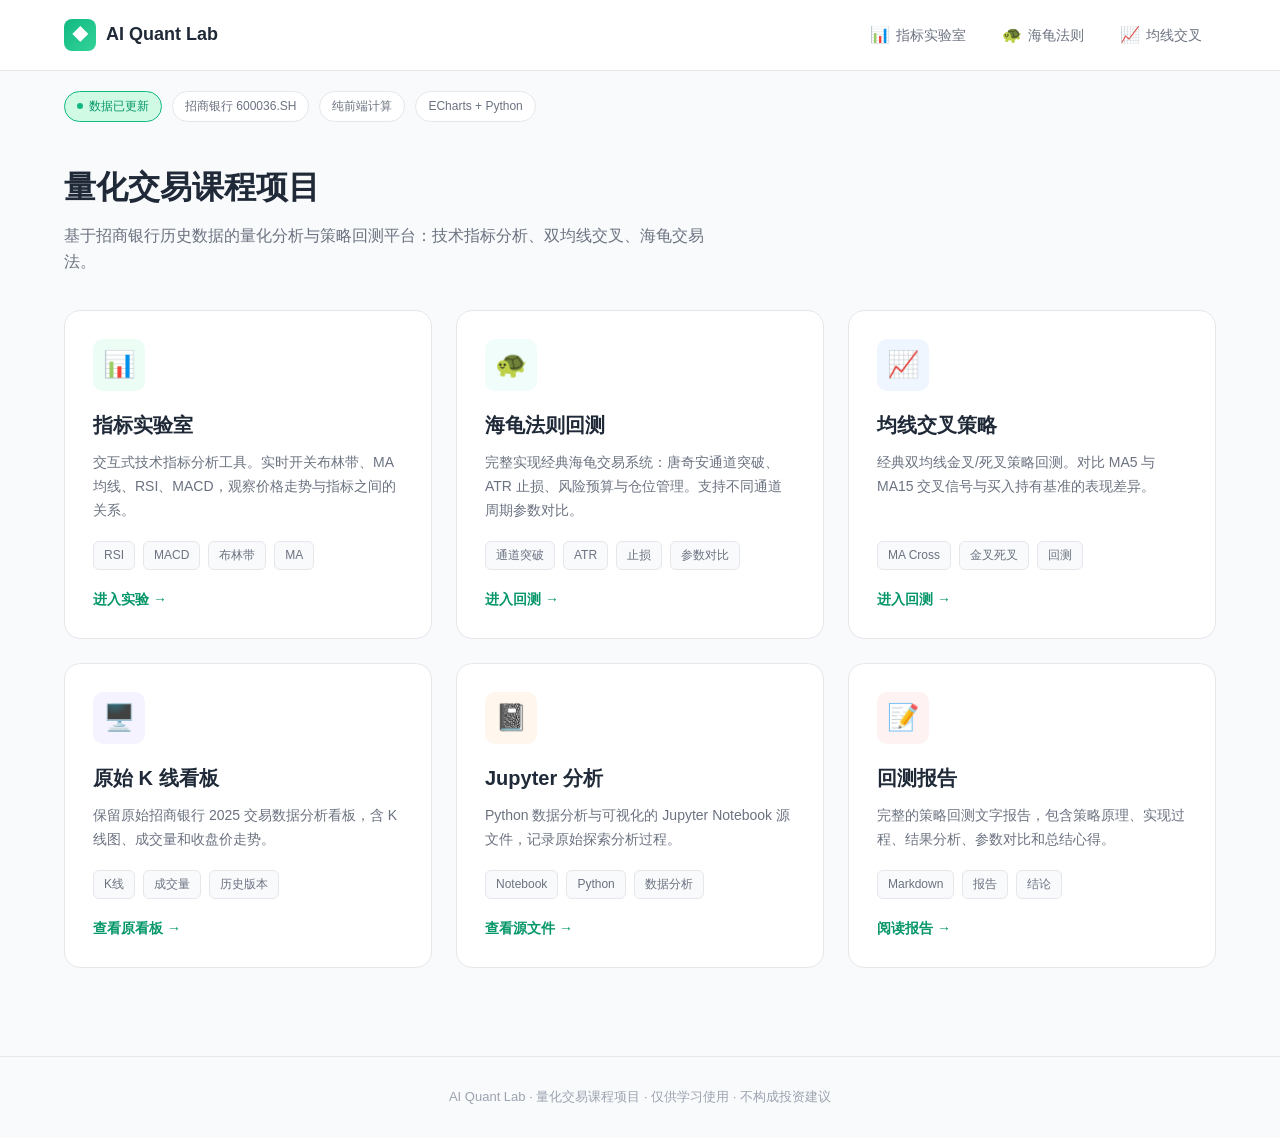
<file: index.html>
<!DOCTYPE html>
<html lang="zh-CN">
<head>
  <meta charset="UTF-8">
  <meta name="viewport" content="width=device-width, initial-scale=1.0">
  <title>AI Quant Lab · 量化交易课程项目主页</title>
  <link rel="stylesheet" href="assets/css/style.css">
</head>
<body>
  <header class="site-header">
    <div class="header-inner">
      <a href="index.html" class="logo">
        <div class="logo-icon">◆</div>
        <span>AI Quant Lab</span>
      </a>
      <nav class="main-nav">
        <a href="tasks/task2-indicators.html"><span class="icon">📊</span>指标实验室</a>
        <a href="tasks/task4-turtle.html"><span class="icon">🐢</span>海龟法则</a>
        <a href="tasks/task3-ma-cross.html"><span class="icon">📈</span>均线交叉</a>
      </nav>
    </div>
  </header>

  <section class="status-bar">
    <span class="badge status-live"><span class="dot"></span>数据已更新</span>
    <span class="badge">招商银行 600036.SH</span>
    <span class="badge">纯前端计算</span>
    <span class="badge">ECharts + Python</span>
  </section>

  <section class="hero">
    <h1>量化交易课程项目</h1>
    <p>基于招商银行历史数据的量化分析与策略回测平台：技术指标分析、双均线交叉、海龟交易法。</p>
  </section>

  <section class="cards-grid">
    <a href="tasks/task2-indicators.html" class="card">
      <div class="card-icon green">📊</div>
      <h3>指标实验室</h3>
      <p>交互式技术指标分析工具。实时开关布林带、MA 均线、RSI、MACD，观察价格走势与指标之间的关系。</p>
      <div class="card-tags">
        <span>RSI</span>
        <span>MACD</span>
        <span>布林带</span>
        <span>MA</span>
      </div>
      <div class="card-action">进入实验 →</div>
    </a>

    <a href="tasks/task4-turtle.html" class="card">
      <div class="card-icon teal">🐢</div>
      <h3>海龟法则回测</h3>
      <p>完整实现经典海龟交易系统：唐奇安通道突破、ATR 止损、风险预算与仓位管理。支持不同通道周期参数对比。</p>
      <div class="card-tags">
        <span>通道突破</span>
        <span>ATR</span>
        <span>止损</span>
        <span>参数对比</span>
      </div>
      <div class="card-action">进入回测 →</div>
    </a>

    <a href="tasks/task3-ma-cross.html" class="card">
      <div class="card-icon blue">📈</div>
      <h3>均线交叉策略</h3>
      <p>经典双均线金叉/死叉策略回测。对比 MA5 与 MA15 交叉信号与买入持有基准的表现差异。</p>
      <div class="card-tags">
        <span>MA Cross</span>
        <span>金叉死叉</span>
        <span>回测</span>
      </div>
      <div class="card-action">进入回测 →</div>
    </a>

    <a href="cmb_dashboard.html" class="card">
      <div class="card-icon purple">🖥️</div>
      <h3>原始 K 线看板</h3>
      <p>保留原始招商银行 2025 交易数据分析看板，含 K 线图、成交量和收盘价走势。</p>
      <div class="card-tags">
        <span>K线</span>
        <span>成交量</span>
        <span>历史版本</span>
      </div>
      <div class="card-action">查看原看板 →</div>
    </a>

    <a href="cmb_analysis.ipynb" class="card">
      <div class="card-icon orange">📓</div>
      <h3>Jupyter 分析</h3>
      <p>Python 数据分析与可视化的 Jupyter Notebook 源文件，记录原始探索分析过程。</p>
      <div class="card-tags">
        <span>Notebook</span>
        <span>Python</span>
        <span>数据分析</span>
      </div>
      <div class="card-action">查看源文件 →</div>
    </a>

    <a href="reports/task4_turtle_report.md" class="card">
      <div class="card-icon red">📝</div>
      <h3>回测报告</h3>
      <p>完整的策略回测文字报告，包含策略原理、实现过程、结果分析、参数对比和总结心得。</p>
      <div class="card-tags">
        <span>Markdown</span>
        <span>报告</span>
        <span>结论</span>
      </div>
      <div class="card-action">阅读报告 →</div>
    </a>
  </section>

  <footer class="site-footer">
    <p>AI Quant Lab · 量化交易课程项目 · 仅供学习使用 · 不构成投资建议</p>
  </footer>
</body>
</html>
</file>
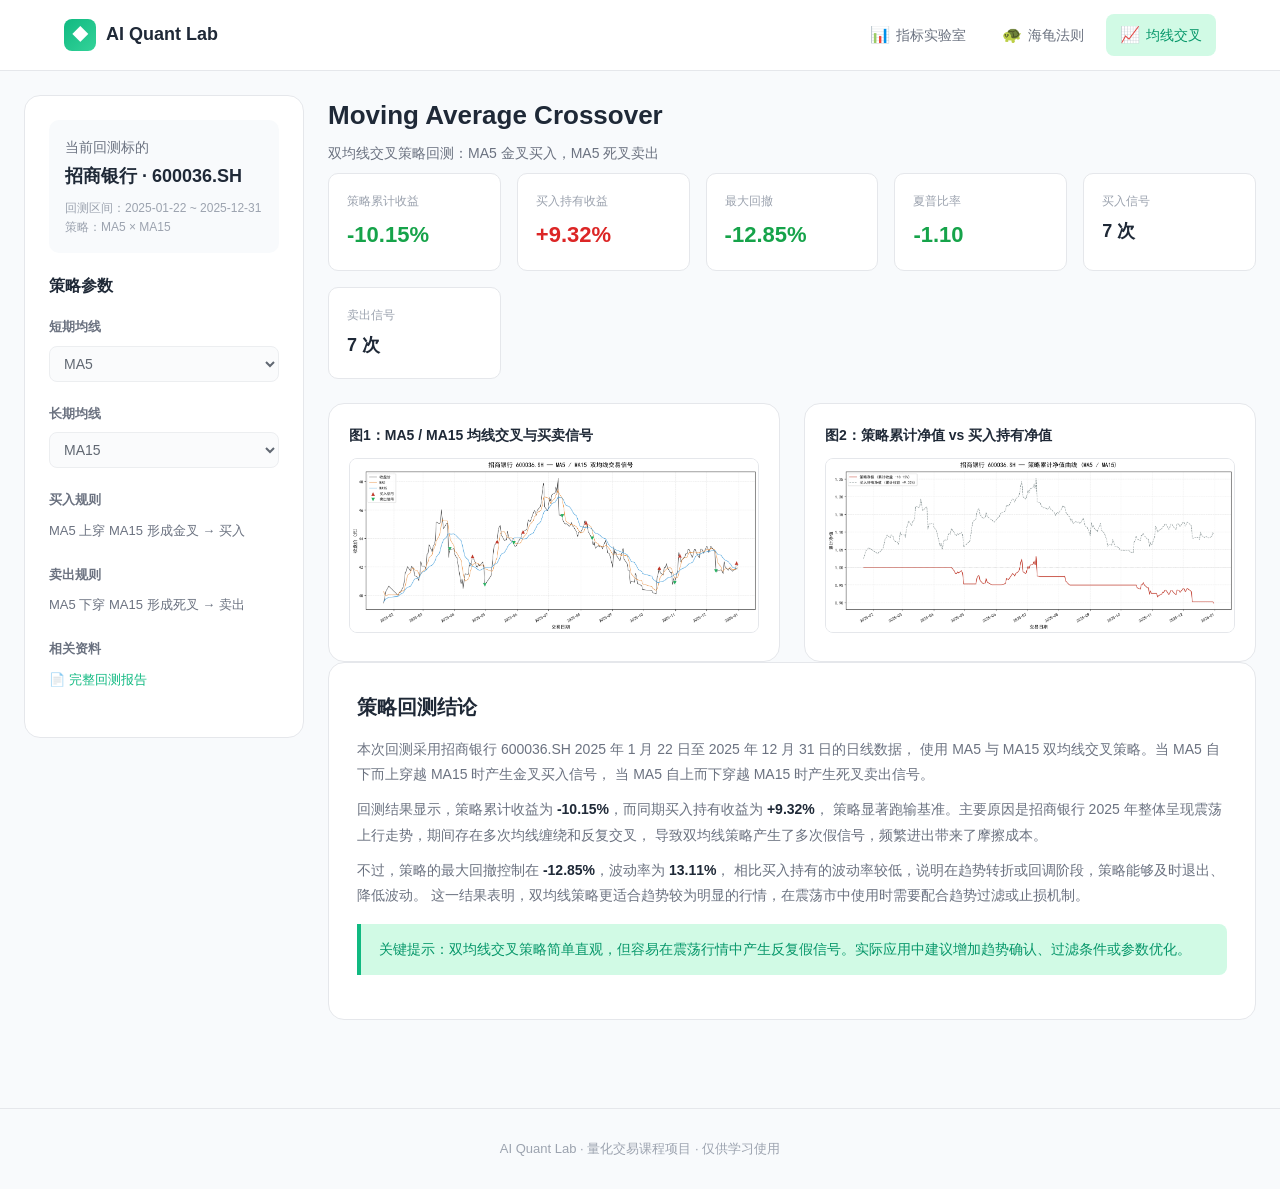
<file: tasks/task3-ma-cross.html>
<!DOCTYPE html>
<html lang="zh-CN">
<head>
  <meta charset="UTF-8">
  <meta name="viewport" content="width=device-width, initial-scale=1.0">
  <title>均线交叉策略 | AI Quant Lab</title>
  <link rel="stylesheet" href="../assets/css/style.css">
</head>
<body class="task-page">
  <header class="site-header">
    <div class="header-inner">
      <a href="../index.html" class="logo">
        <div class="logo-icon">◆</div>
        <span>AI Quant Lab</span>
      </a>
      <nav class="main-nav">
        <a href="task2-indicators.html"><span class="icon">📊</span>指标实验室</a>
        <a href="task4-turtle.html"><span class="icon">🐢</span>海龟法则</a>
        <a href="task3-ma-cross.html" class="active"><span class="icon">📈</span>均线交叉</a>
      </nav>
    </div>
  </header>

  <div class="task-container">
    <aside class="sidebar">
      <div class="stock-info">
        <div class="name">当前回测标的</div>
        <div class="code">招商银行 · 600036.SH</div>
        <div class="meta">回测区间：2025-01-22 ~ 2025-12-31<br>策略：MA5 × MA15</div>
      </div>

      <h2>策略参数</h2>

      <div class="control-group">
        <label>短期均线</label>
        <select disabled>
          <option>MA5</option>
        </select>
      </div>

      <div class="control-group">
        <label>长期均线</label>
        <select disabled>
          <option>MA15</option>
        </select>
      </div>

      <div class="control-group">
        <label>买入规则</label>
        <div style="font-size:13px;color:#6b7280;line-height:1.8;">
          MA5 上穿 MA15 形成金叉 → 买入
        </div>
      </div>

      <div class="control-group">
        <label>卖出规则</label>
        <div style="font-size:13px;color:#6b7280;line-height:1.8;">
          MA5 下穿 MA15 形成死叉 → 卖出
        </div>
      </div>

      <div class="control-group">
        <label>相关资料</label>
        <div style="font-size:13px;line-height:1.8;">
          <a href="../reports/task3_ma_backtest_report.md" style="color:#10b981;">📄 完整回测报告</a>
        </div>
      </div>
    </aside>

    <main class="main-content">
      <div class="page-title">
        <h1>Moving Average Crossover</h1>
        <p class="subtitle">双均线交叉策略回测：MA5 金叉买入，MA5 死叉卖出</p>
      </div>

      <div class="metrics-row">
        <div class="metric-card">
          <div class="label">策略累计收益</div>
          <div class="value down">-10.15%</div>
        </div>
        <div class="metric-card">
          <div class="label">买入持有收益</div>
          <div class="value up">+9.32%</div>
        </div>
        <div class="metric-card">
          <div class="label">最大回撤</div>
          <div class="value down">-12.85%</div>
        </div>
        <div class="metric-card">
          <div class="label">夏普比率</div>
          <div class="value down">-1.10</div>
        </div>
        <div class="metric-card">
          <div class="label">买入信号</div>
          <div class="value neutral small">7 次</div>
        </div>
        <div class="metric-card">
          <div class="label">卖出信号</div>
          <div class="value neutral small">7 次</div>
        </div>
      </div>

      <div class="image-grid">
        <div class="image-card">
          <div class="caption">图1：MA5 / MA15 均线交叉与买卖信号</div>
          <img src="../assets/img/fig1_ma_signals.png" alt="MA5 MA15 交叉信号">
        </div>
        <div class="image-card">
          <div class="caption">图2：策略累计净值 vs 买入持有净值</div>
          <img src="../assets/img/fig2_strategy_value.png" alt="策略净值对比">
        </div>
      </div>

      <div class="report-section">
        <h2>策略回测结论</h2>
        <p>
          本次回测采用招商银行 600036.SH 2025 年 1 月 22 日至 2025 年 12 月 31 日的日线数据，
          使用 MA5 与 MA15 双均线交叉策略。当 MA5 自下而上穿越 MA15 时产生金叉买入信号，
          当 MA5 自上而下穿越 MA15 时产生死叉卖出信号。
        </p>
        <p>
          回测结果显示，策略累计收益为 <strong>-10.15%</strong>，而同期买入持有收益为 <strong>+9.32%</strong>，
          策略显著跑输基准。主要原因是招商银行 2025 年整体呈现震荡上行走势，期间存在多次均线缠绕和反复交叉，
          导致双均线策略产生了多次假信号，频繁进出带来了摩擦成本。
        </p>
        <p>
          不过，策略的最大回撤控制在 <strong>-12.85%</strong>，波动率为 <strong>13.11%</strong>，
          相比买入持有的波动率较低，说明在趋势转折或回调阶段，策略能够及时退出、降低波动。
          这一结果表明，双均线策略更适合趋势较为明显的行情，在震荡市中使用时需要配合趋势过滤或止损机制。
        </p>
        <div class="highlight-box">
          关键提示：双均线交叉策略简单直观，但容易在震荡行情中产生反复假信号。实际应用中建议增加趋势确认、过滤条件或参数优化。
        </div>
      </div>
    </main>
  </div>

  <footer class="site-footer">
    <p>AI Quant Lab · 量化交易课程项目 · 仅供学习使用</p>
  </footer>

  <script src="../assets/js/task3-ma-cross.js"></script>
</body>
</html>
</file>
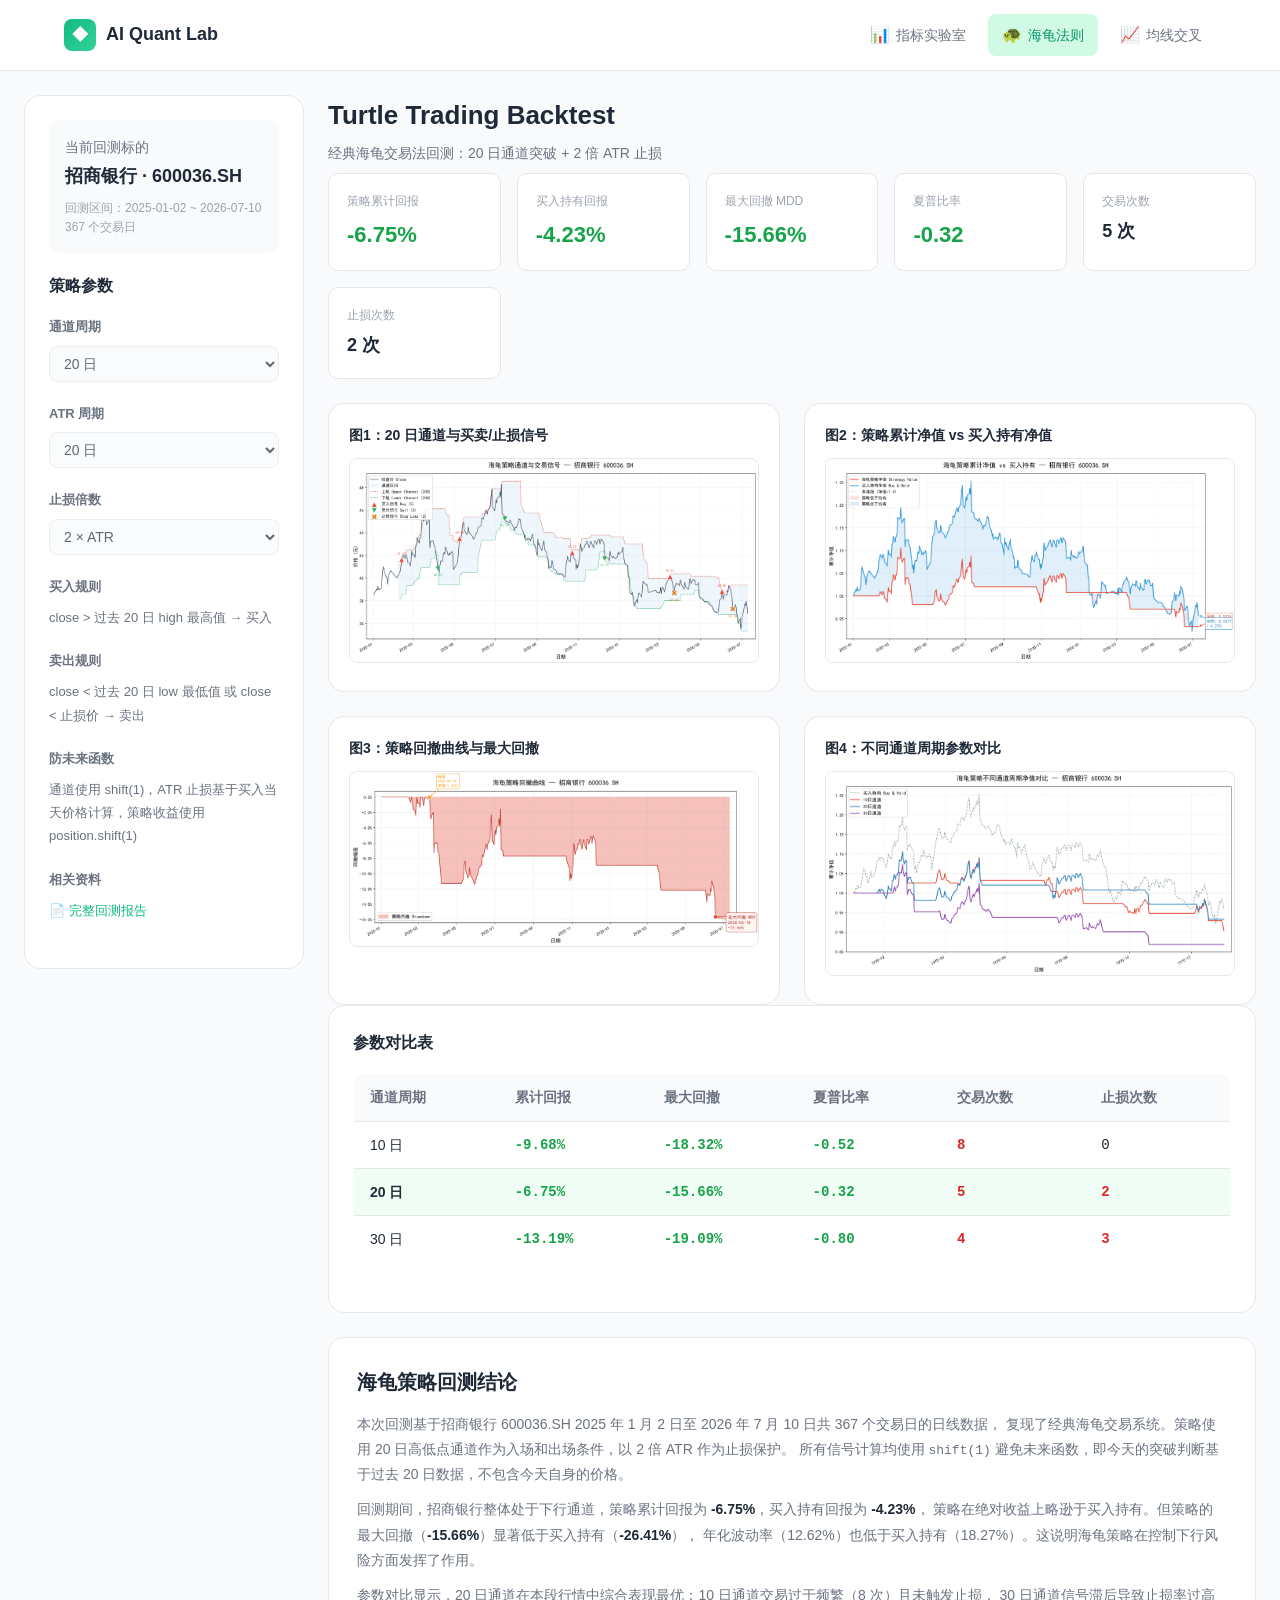
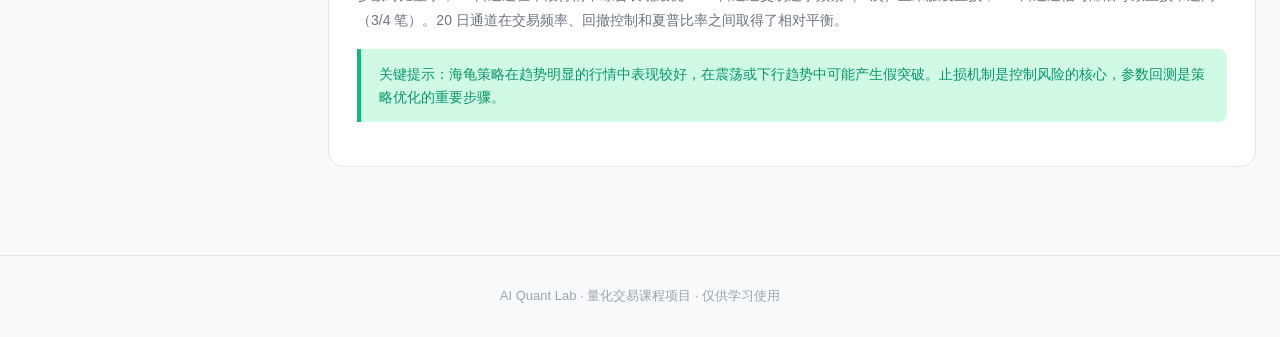
<file: tasks/task4-turtle.html>
<!DOCTYPE html>
<html lang="zh-CN">
<head>
  <meta charset="UTF-8">
  <meta name="viewport" content="width=device-width, initial-scale=1.0">
  <title>海龟法则回测 | AI Quant Lab</title>
  <link rel="stylesheet" href="../assets/css/style.css">
</head>
<body class="task-page">
  <header class="site-header">
    <div class="header-inner">
      <a href="../index.html" class="logo">
        <div class="logo-icon">◆</div>
        <span>AI Quant Lab</span>
      </a>
      <nav class="main-nav">
        <a href="task2-indicators.html"><span class="icon">📊</span>指标实验室</a>
        <a href="task4-turtle.html" class="active"><span class="icon">🐢</span>海龟法则</a>
        <a href="task3-ma-cross.html"><span class="icon">📈</span>均线交叉</a>
      </nav>
    </div>
  </header>

  <div class="task-container">
    <aside class="sidebar">
      <div class="stock-info">
        <div class="name">当前回测标的</div>
        <div class="code">招商银行 · 600036.SH</div>
        <div class="meta">回测区间：2025-01-02 ~ 2026-07-10<br>367 个交易日</div>
      </div>

      <h2>策略参数</h2>

      <div class="control-group">
        <label>通道周期</label>
        <select disabled>
          <option>20 日</option>
        </select>
      </div>

      <div class="control-group">
        <label>ATR 周期</label>
        <select disabled>
          <option>20 日</option>
        </select>
      </div>

      <div class="control-group">
        <label>止损倍数</label>
        <select disabled>
          <option>2 × ATR</option>
        </select>
      </div>

      <div class="control-group">
        <label>买入规则</label>
        <div style="font-size:13px;color:#6b7280;line-height:1.8;">
          close > 过去 20 日 high 最高值 → 买入
        </div>
      </div>

      <div class="control-group">
        <label>卖出规则</label>
        <div style="font-size:13px;color:#6b7280;line-height:1.8;">
          close < 过去 20 日 low 最低值 或 close < 止损价 → 卖出
        </div>
      </div>

      <div class="control-group">
        <label>防未来函数</label>
        <div style="font-size:13px;color:#6b7280;line-height:1.8;">
          通道使用 shift(1)，ATR 止损基于买入当天价格计算，策略收益使用 position.shift(1)
        </div>
      </div>

      <div class="control-group">
        <label>相关资料</label>
        <div style="font-size:13px;line-height:1.8;">
          <a href="../reports/task4_turtle_report.md" style="color:#10b981;">📄 完整回测报告</a>
        </div>
      </div>
    </aside>

    <main class="main-content">
      <div class="page-title">
        <h1>Turtle Trading Backtest</h1>
        <p class="subtitle">经典海龟交易法回测：20 日通道突破 + 2 倍 ATR 止损</p>
      </div>

      <div class="metrics-row">
        <div class="metric-card">
          <div class="label">策略累计回报</div>
          <div class="value down">-6.75%</div>
        </div>
        <div class="metric-card">
          <div class="label">买入持有回报</div>
          <div class="value down">-4.23%</div>
        </div>
        <div class="metric-card">
          <div class="label">最大回撤 MDD</div>
          <div class="value down">-15.66%</div>
        </div>
        <div class="metric-card">
          <div class="label">夏普比率</div>
          <div class="value down">-0.32</div>
        </div>
        <div class="metric-card">
          <div class="label">交易次数</div>
          <div class="value neutral small">5 次</div>
        </div>
        <div class="metric-card">
          <div class="label">止损次数</div>
          <div class="value neutral small">2 次</div>
        </div>
      </div>

      <div class="image-grid">
        <div class="image-card">
          <div class="caption">图1：20 日通道与买卖/止损信号</div>
          <img src="../assets/img/task4_fig1_turtle_signals.png" alt="海龟策略信号">
        </div>
        <div class="image-card">
          <div class="caption">图2：策略累计净值 vs 买入持有净值</div>
          <img src="../assets/img/task4_fig2_turtle_equity.png" alt="海龟策略净值">
        </div>
        <div class="image-card">
          <div class="caption">图3：策略回撤曲线与最大回撤</div>
          <img src="../assets/img/task4_fig3_turtle_drawdown.png" alt="海龟策略回撤">
        </div>
        <div class="image-card">
          <div class="caption">图4：不同通道周期参数对比</div>
          <img src="../assets/img/task4_fig4_turtle_parameter_comparison.png" alt="参数对比">
        </div>
      </div>

      <div class="chart-panel">
        <div class="panel-header">
          <div class="panel-title">参数对比表</div>
        </div>
        <table class="data-table param-table">
          <thead>
            <tr>
              <th>通道周期</th>
              <th>累计回报</th>
              <th>最大回撤</th>
              <th>夏普比率</th>
              <th>交易次数</th>
              <th>止损次数</th>
            </tr>
          </thead>
          <tbody>
            <tr>
              <td>10 日</td>
              <td class="num negative">-9.68%</td>
              <td class="num negative">-18.32%</td>
              <td class="num negative">-0.52</td>
              <td class="num">8</td>
              <td class="num">0</td>
            </tr>
            <tr style="background:#f0fdf4;">
              <td><strong>20 日</strong></td>
              <td class="num negative"><strong>-6.75%</strong></td>
              <td class="num negative"><strong>-15.66%</strong></td>
              <td class="num negative"><strong>-0.32</strong></td>
              <td class="num"><strong>5</strong></td>
              <td class="num"><strong>2</strong></td>
            </tr>
            <tr>
              <td>30 日</td>
              <td class="num negative">-13.19%</td>
              <td class="num negative">-19.09%</td>
              <td class="num negative">-0.80</td>
              <td class="num">4</td>
              <td class="num">3</td>
            </tr>
          </tbody>
        </table>
      </div>

      <div class="report-section">
        <h2>海龟策略回测结论</h2>
        <p>
          本次回测基于招商银行 600036.SH 2025 年 1 月 2 日至 2026 年 7 月 10 日共 367 个交易日的日线数据，
          复现了经典海龟交易系统。策略使用 20 日高低点通道作为入场和出场条件，以 2 倍 ATR 作为止损保护。
          所有信号计算均使用 <code>shift(1)</code> 避免未来函数，即今天的突破判断基于过去 20 日数据，不包含今天自身的价格。
        </p>
        <p>
          回测期间，招商银行整体处于下行通道，策略累计回报为 <strong>-6.75%</strong>，买入持有回报为 <strong>-4.23%</strong>，
          策略在绝对收益上略逊于买入持有。但策略的最大回撤（<strong>-15.66%</strong>）显著低于买入持有（<strong>-26.41%</strong>），
          年化波动率（12.62%）也低于买入持有（18.27%）。这说明海龟策略在控制下行风险方面发挥了作用。
        </p>
        <p>
          参数对比显示，20 日通道在本段行情中综合表现最优：10 日通道交易过于频繁（8 次）且未触发止损，
          30 日通道信号滞后导致止损率过高（3/4 笔）。20 日通道在交易频率、回撤控制和夏普比率之间取得了相对平衡。
        </p>
        <div class="highlight-box">
          关键提示：海龟策略在趋势明显的行情中表现较好，在震荡或下行趋势中可能产生假突破。止损机制是控制风险的核心，参数回测是策略优化的重要步骤。
        </div>
      </div>
    </main>
  </div>

  <footer class="site-footer">
    <p>AI Quant Lab · 量化交易课程项目 · 仅供学习使用</p>
  </footer>

  <script src="../assets/js/task4-turtle.js"></script>
</body>
</html>
</file>
<file: assets/css/style.css>
/* AI Quant Lab - Global Styles */
* {
  margin: 0;
  padding: 0;
  box-sizing: border-box;
}

:root {
  --primary: #10b981;
  --primary-dark: #059669;
  --primary-light: #d1fae5;
  --text: #1f2937;
  --text-secondary: #6b7280;
  --text-muted: #9ca3af;
  --bg: #f8fafc;
  --card-bg: #ffffff;
  --border: #e5e7eb;
  --shadow: 0 1px 3px rgba(0, 0, 0, 0.08), 0 4px 12px rgba(0, 0, 0, 0.04);
  --shadow-hover: 0 4px 6px rgba(0, 0, 0, 0.08), 0 12px 24px rgba(0, 0, 0, 0.06);
  --radius: 16px;
  --radius-sm: 10px;
  --transition: all 0.25s ease;
}

body {
  font-family: -apple-system, BlinkMacSystemFont, "Segoe UI", "PingFang SC", "Microsoft YaHei", sans-serif;
  background: var(--bg);
  color: var(--text);
  line-height: 1.6;
  min-height: 100vh;
}

a {
  text-decoration: none;
  color: inherit;
}

/* Top Header & Nav */
.site-header {
  background: var(--card-bg);
  border-bottom: 1px solid var(--border);
  position: sticky;
  top: 0;
  z-index: 100;
}

.header-inner {
  max-width: 1200px;
  margin: 0 auto;
  padding: 14px 24px;
  display: flex;
  align-items: center;
  justify-content: space-between;
}

.logo {
  display: flex;
  align-items: center;
  gap: 10px;
  font-size: 18px;
  font-weight: 700;
  color: var(--text);
}

.logo-icon {
  width: 32px;
  height: 32px;
  background: linear-gradient(135deg, #10b981, #34d399);
  border-radius: 8px;
  display: flex;
  align-items: center;
  justify-content: center;
  color: white;
  font-size: 16px;
}

.main-nav {
  display: flex;
  gap: 8px;
}

.main-nav a {
  padding: 8px 14px;
  border-radius: 8px;
  font-size: 14px;
  font-weight: 500;
  color: var(--text-secondary);
  transition: var(--transition);
  display: flex;
  align-items: center;
  gap: 6px;
}

.main-nav a:hover,
.main-nav a.active {
  background: var(--primary-light);
  color: var(--primary-dark);
}

.main-nav a .icon {
  font-size: 16px;
}

/* Status Bar */
.status-bar {
  max-width: 1200px;
  margin: 0 auto;
  padding: 20px 24px 0;
  display: flex;
  flex-wrap: wrap;
  gap: 10px;
  align-items: center;
}

.badge {
  display: inline-flex;
  align-items: center;
  gap: 6px;
  padding: 5px 12px;
  border-radius: 20px;
  font-size: 12px;
  font-weight: 500;
  background: var(--card-bg);
  border: 1px solid var(--border);
  color: var(--text-secondary);
}

.badge.status-live {
  background: var(--primary-light);
  border-color: var(--primary);
  color: var(--primary-dark);
}

.badge .dot {
  width: 6px;
  height: 6px;
  border-radius: 50%;
  background: var(--primary);
}

/* Hero */
.hero {
  max-width: 1200px;
  margin: 0 auto;
  padding: 40px 24px 24px;
}

.hero h1 {
  font-size: 32px;
  font-weight: 700;
  margin-bottom: 10px;
  color: var(--text);
}

.hero p {
  font-size: 16px;
  color: var(--text-secondary);
  max-width: 640px;
}

/* Cards Grid */
.cards-grid {
  max-width: 1200px;
  margin: 0 auto;
  padding: 12px 24px 48px;
  display: grid;
  grid-template-columns: repeat(auto-fit, minmax(340px, 1fr));
  gap: 24px;
}

.card {
  background: var(--card-bg);
  border: 1px solid var(--border);
  border-radius: var(--radius);
  padding: 28px;
  transition: var(--transition);
  display: flex;
  flex-direction: column;
  min-height: 260px;
}

.card:hover {
  box-shadow: var(--shadow-hover);
  transform: translateY(-3px);
  border-color: var(--primary);
}

.card-icon {
  width: 52px;
  height: 52px;
  border-radius: var(--radius-sm);
  display: flex;
  align-items: center;
  justify-content: center;
  font-size: 26px;
  margin-bottom: 18px;
}

.card-icon.green { background: #ecfdf5; }
.card-icon.blue { background: #eff6ff; }
.card-icon.purple { background: #f5f3ff; }
.card-icon.orange { background: #fff7ed; }
.card-icon.red { background: #fef2f2; }
.card-icon.teal { background: #f0fdfa; }

.card h3 {
  font-size: 20px;
  font-weight: 600;
  margin-bottom: 10px;
  color: var(--text);
}

.card p {
  font-size: 14px;
  color: var(--text-secondary);
  margin-bottom: 18px;
  flex: 1;
  line-height: 1.7;
}

.card-tags {
  display: flex;
  flex-wrap: wrap;
  gap: 8px;
  margin-bottom: 18px;
}

.card-tags span {
  padding: 4px 10px;
  border-radius: 6px;
  font-size: 12px;
  font-weight: 500;
  background: var(--bg);
  color: var(--text-secondary);
  border: 1px solid var(--border);
}

.card-action {
  display: inline-flex;
  align-items: center;
  gap: 6px;
  font-size: 14px;
  font-weight: 600;
  color: var(--primary-dark);
  transition: var(--transition);
}

.card:hover .card-action {
  gap: 10px;
}

/* Task Page Layout */
.task-page {
  min-height: 100vh;
}

.task-container {
  max-width: 1400px;
  margin: 0 auto;
  padding: 24px;
  display: flex;
  gap: 24px;
}

/* Sidebar */
.sidebar {
  width: 280px;
  flex-shrink: 0;
  background: var(--card-bg);
  border: 1px solid var(--border);
  border-radius: var(--radius);
  padding: 24px;
  height: fit-content;
  position: sticky;
  top: 82px;
}

.sidebar h2 {
  font-size: 16px;
  font-weight: 600;
  margin-bottom: 18px;
  color: var(--text);
}

.control-group {
  margin-bottom: 22px;
}

.control-group label {
  display: block;
  font-size: 13px;
  font-weight: 600;
  color: var(--text-secondary);
  margin-bottom: 8px;
}

.control-group select,
.control-group input[type="range"] {
  width: 100%;
  padding: 8px 10px;
  border: 1px solid var(--border);
  border-radius: 8px;
  font-size: 14px;
  background: var(--bg);
  color: var(--text);
}

.control-group input[type="range"] {
  padding: 0;
  height: 6px;
  accent-color: var(--primary);
}

.range-value {
  text-align: right;
  font-size: 12px;
  color: var(--text-muted);
  margin-top: 4px;
}

.toggle-list {
  display: flex;
  flex-direction: column;
  gap: 10px;
}

.toggle-item {
  display: flex;
  align-items: center;
  justify-content: space-between;
  font-size: 14px;
  color: var(--text);
}

.toggle-item input[type="checkbox"] {
  width: 18px;
  height: 18px;
  accent-color: var(--primary);
  cursor: pointer;
}

.stock-info {
  background: var(--bg);
  border-radius: var(--radius-sm);
  padding: 16px;
  margin-bottom: 20px;
}

.stock-info .name {
  font-size: 14px;
  color: var(--text-secondary);
  margin-bottom: 4px;
}

.stock-info .code {
  font-size: 18px;
  font-weight: 700;
  color: var(--text);
}

.stock-info .meta {
  font-size: 12px;
  color: var(--text-muted);
  margin-top: 8px;
}

/* Main Content */
.main-content {
  flex: 1;
  min-width: 0;
}

.page-title {
  margin-bottom: 8px;
}

.page-title h1 {
  font-size: 26px;
  font-weight: 700;
  color: var(--text);
  margin-bottom: 6px;
}

.page-title .subtitle {
  font-size: 14px;
  color: var(--text-secondary);
}

/* Metric Cards */
.metrics-row {
  display: grid;
  grid-template-columns: repeat(auto-fit, minmax(160px, 1fr));
  gap: 16px;
  margin-bottom: 24px;
}

.metric-card {
  background: var(--card-bg);
  border: 1px solid var(--border);
  border-radius: var(--radius-sm);
  padding: 18px;
  transition: var(--transition);
}

.metric-card:hover {
  box-shadow: var(--shadow);
}

.metric-card .label {
  font-size: 12px;
  color: var(--text-muted);
  font-weight: 500;
  margin-bottom: 6px;
}

.metric-card .value {
  font-size: 22px;
  font-weight: 700;
  color: var(--text);
}

.metric-card .value.up {
  color: #dc2626;
}

.metric-card .value.down {
  color: #16a34a;
}

.metric-card .value.neutral {
  color: var(--text);
}

.metric-card .value.small {
  font-size: 18px;
}

/* Chart Panel */
.chart-panel {
  background: var(--card-bg);
  border: 1px solid var(--border);
  border-radius: var(--radius);
  padding: 24px;
  margin-bottom: 24px;
}

.chart-panel .panel-header {
  display: flex;
  align-items: center;
  justify-content: space-between;
  margin-bottom: 18px;
}

.chart-panel .panel-title {
  font-size: 16px;
  font-weight: 600;
  color: var(--text);
}

.chart-panel .panel-tools {
  display: flex;
  gap: 8px;
}

.chart-panel .panel-tools button {
  padding: 5px 12px;
  border: 1px solid var(--border);
  border-radius: 6px;
  background: var(--bg);
  font-size: 12px;
  color: var(--text-secondary);
  cursor: pointer;
  transition: var(--transition);
}

.chart-panel .panel-tools button:hover,
.chart-panel .panel-tools button.active {
  background: var(--primary);
  color: white;
  border-color: var(--primary);
}

.chart-container {
  width: 100%;
  height: 420px;
}

.chart-container.small {
  height: 280px;
}

/* Image Grid */
.image-grid {
  display: grid;
  grid-template-columns: repeat(auto-fit, minmax(400px, 1fr));
  gap: 24px;
}

.image-card {
  background: var(--card-bg);
  border: 1px solid var(--border);
  border-radius: var(--radius);
  padding: 20px;
  overflow: hidden;
}

.image-card img {
  width: 100%;
  height: auto;
  border-radius: 8px;
  border: 1px solid var(--border);
}

.image-card .caption {
  font-size: 14px;
  font-weight: 600;
  color: var(--text);
  margin-bottom: 12px;
}

/* Table */
.data-table {
  width: 100%;
  border-collapse: collapse;
  background: var(--card-bg);
  border-radius: var(--radius-sm);
  overflow: hidden;
  border: 1px solid var(--border);
  margin-bottom: 24px;
}

.data-table th,
.data-table td {
  padding: 12px 16px;
  text-align: left;
  font-size: 14px;
  border-bottom: 1px solid var(--border);
}

.data-table th {
  background: var(--bg);
  font-weight: 600;
  color: var(--text-secondary);
}

.data-table td {
  color: var(--text);
}

.data-table tr:last-child td {
  border-bottom: none;
}

.data-table .num {
  font-family: "SF Mono", monospace;
  font-variant-numeric: tabular-nums;
}

.data-table .positive {
  color: #dc2626;
  font-weight: 600;
}

.data-table .negative {
  color: #16a34a;
  font-weight: 600;
}

/* Report Section */
.report-section {
  background: var(--card-bg);
  border: 1px solid var(--border);
  border-radius: var(--radius);
  padding: 28px;
  margin-bottom: 24px;
}

.report-section h2,
.report-section h3 {
  margin-bottom: 14px;
  color: var(--text);
}

.report-section h2 {
  font-size: 20px;
}

.report-section h3 {
  font-size: 16px;
  margin-top: 24px;
}

.report-section p,
.report-section li {
  font-size: 14px;
  color: var(--text-secondary);
  line-height: 1.8;
  margin-bottom: 10px;
}

.report-section ul {
  padding-left: 22px;
  margin-bottom: 16px;
}

.report-section strong {
  color: var(--text);
}

.report-section .highlight-box {
  background: var(--primary-light);
  border-left: 4px solid var(--primary);
  padding: 14px 18px;
  border-radius: 0 8px 8px 0;
  margin: 16px 0;
  font-size: 14px;
  color: var(--primary-dark);
}

/* Footer */
.site-footer {
  text-align: center;
  padding: 30px 24px;
  color: var(--text-muted);
  font-size: 13px;
  border-top: 1px solid var(--border);
  margin-top: 40px;
}

/* Responsive */
@media (max-width: 960px) {
  .task-container {
    flex-direction: column;
  }

  .sidebar {
    width: 100%;
    position: static;
  }

  .image-grid {
    grid-template-columns: 1fr;
  }

  .cards-grid {
    grid-template-columns: 1fr;
  }

  .header-inner {
    flex-direction: column;
    gap: 12px;
  }

  .main-nav {
    flex-wrap: wrap;
    justify-content: center;
  }
}

@media (max-width: 640px) {
  .hero h1 {
    font-size: 24px;
  }

  .card {
    padding: 22px;
  }

  .chart-container {
    height: 320px;
  }

  .metrics-row {
    grid-template-columns: repeat(2, 1fr);
  }
}

/* Loading State */
.loading {
  display: flex;
  align-items: center;
  justify-content: center;
  height: 100%;
  color: var(--text-muted);
  font-size: 14px;
}

.spinner {
  width: 20px;
  height: 20px;
  border: 2px solid var(--border);
  border-top-color: var(--primary);
  border-radius: 50%;
  animation: spin 0.8s linear infinite;
  margin-right: 8px;
}

@keyframes spin {
  to { transform: rotate(360deg); }
}

/* Code blocks */
pre, code {
  font-family: "SF Mono", "Consolas", monospace;
  font-size: 13px;
}

pre {
  background: var(--bg);
  border: 1px solid var(--border);
  border-radius: 8px;
  padding: 14px;
  overflow-x: auto;
  margin: 14px 0;
}
</file>
